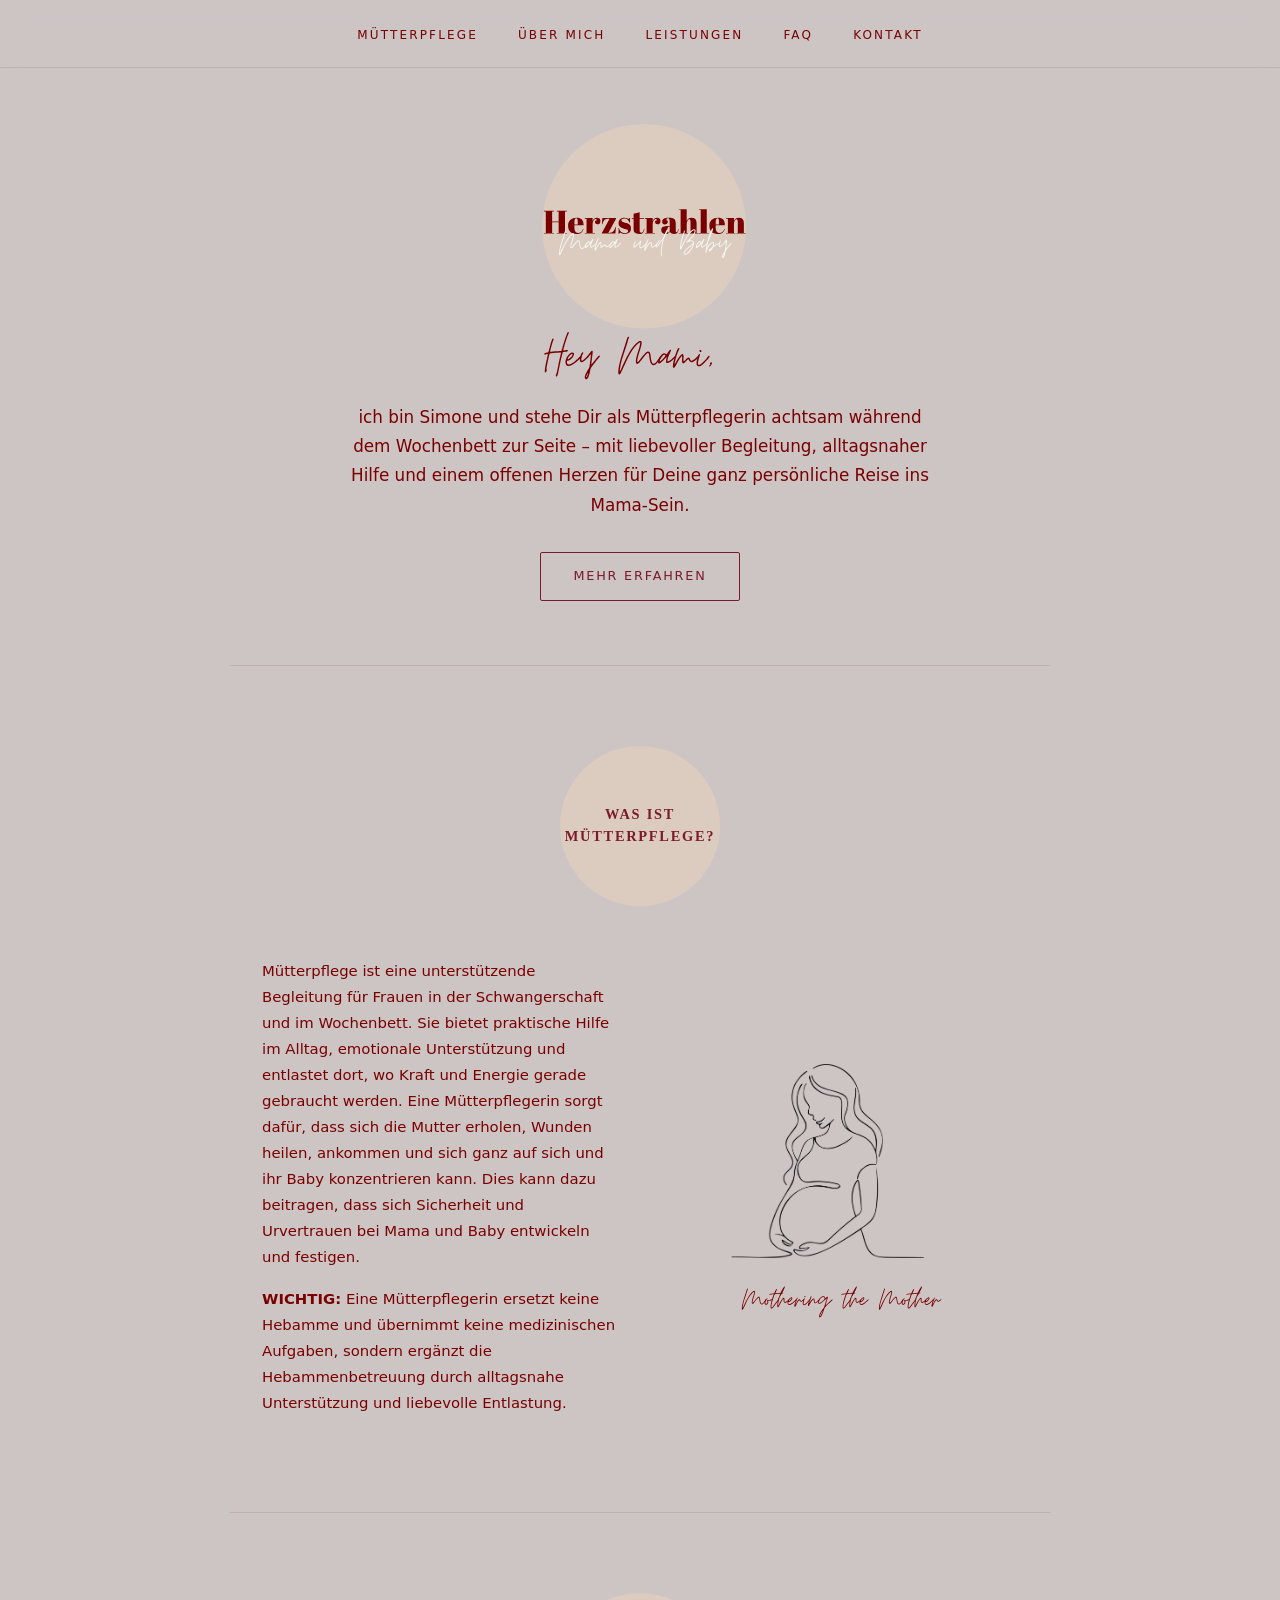
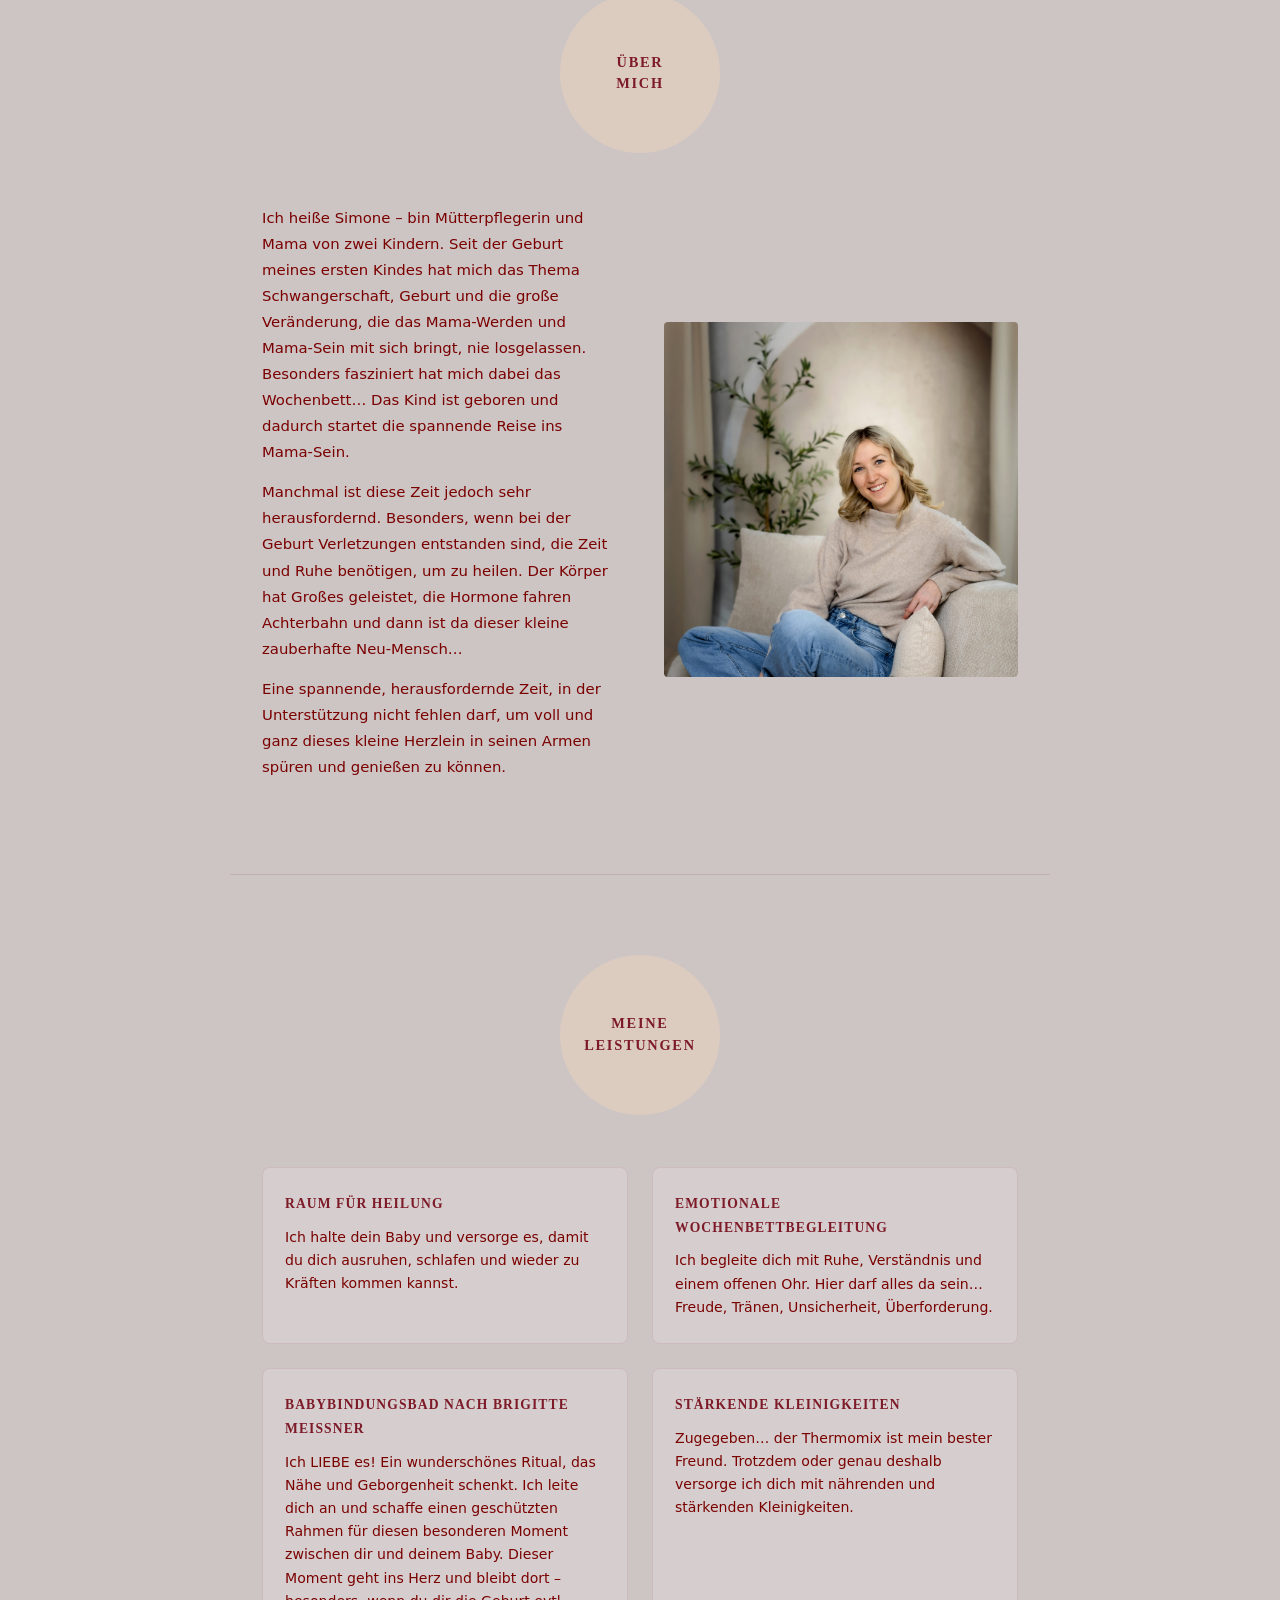
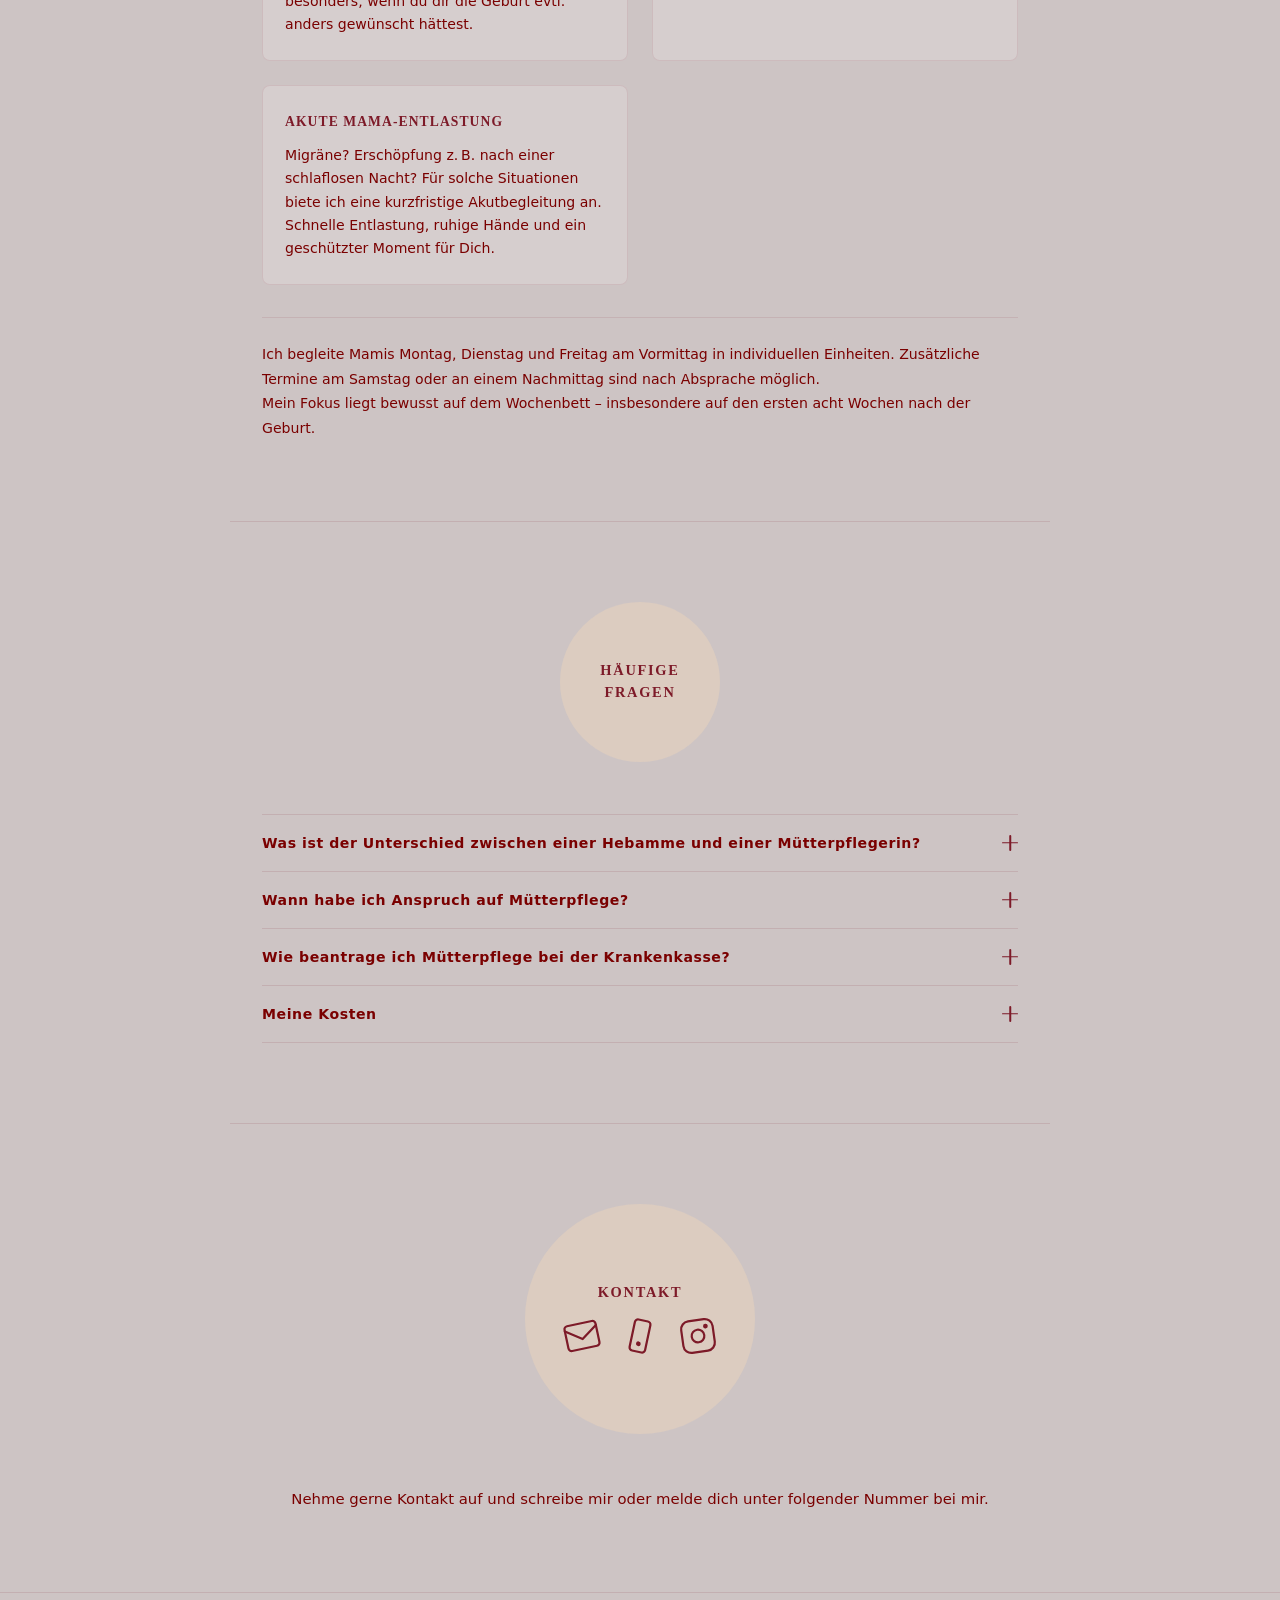
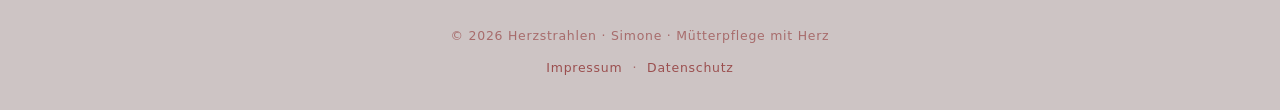
<file: index.html>
﻿<!DOCTYPE html>
<html lang="de">
<head>
  <meta charset="UTF-8" />
  <meta name="viewport" content="width=device-width, initial-scale=1.0" />
  <title>Herzstrahlen – Mütterpflege mit Herz</title>
  <meta name="description" content="Simone begleitet Dich als Mütterpflegerin liebevoll und achtsam durch das Wochenbett – alltagsnahe Hilfe für Deine Reise ins Mama-Sein." />

  <!-- Stylesheet (keine externen Schriftarten – DSGVO-konform) -->
  <link rel="stylesheet" href="css/style.css" />
</head>
<body>

  <!-- ── Sprunglink für Screenreader (WCAG 2.4.1) ── -->
  <a class="skip-link" href="#hauptinhalt">Zum Hauptinhalt springen</a>

  <!-- ── Navigation ── -->
  <nav id="navbar">
    <ul id="nav-menue">
      <li><a href="#muetterpflege">Mütterpflege</a></li>
      <li><a href="#ueber-mich">Über mich</a></li>
      <li><a href="#leistungen">Leistungen</a></li>
      <li><a href="#faq">FAQ</a></li>
      <li><a href="#kontakt">Kontakt</a></li>
    </ul>
    <button class="nav-toggle" id="nav-hamburger" aria-label="Menü öffnen">
      <span></span><span></span><span></span>
    </button>
  </nav>


  <!-- ── Startbereich / Hero ── -->
  <main id="hauptinhalt">
  <section id="start">
    <img class="hero-logo" src="images/HERZSTRAHLEN.svg" alt="Herzstrahlen" />
    <p>
      ich bin Simone und stehe Dir als Mütterpflegerin achtsam während dem Wochenbett zur Seite –
      mit liebevoller Begleitung, alltagsnaher Hilfe und einem offenen Herzen für Deine ganz
      persönliche Reise ins Mama-Sein.
    </p>
    <a class="cta-button" href="#muetterpflege">Mehr erfahren</a>
  </section>


  <!-- ── Was ist Mütterpflege? ── -->
  <section id="muetterpflege" class="sektion">
    <div class="titel-wrap">
      <div class="titel-kreis">
        <h2>Was ist<br />Mütterpflege?</h2>
      </div>
    </div>
    <div class="muetterpflege-layout">
      <div class="muetterpflege-text">
        <p>
          Mütterpflege ist eine unterstützende Begleitung für Frauen in der Schwangerschaft und
          im Wochenbett. Sie bietet praktische Hilfe im Alltag, emotionale Unterstützung und
          entlastet dort, wo Kraft und Energie gerade gebraucht werden.
          Eine Mütterpflegerin sorgt dafür, dass sich die Mutter erholen, Wunden heilen, ankommen
          und sich ganz auf sich und ihr Baby konzentrieren kann.
          Dies kann dazu beitragen, dass sich Sicherheit und Urvertrauen bei Mama und Baby entwickeln und festigen.
        </p>
        <p>
          <strong>WICHTIG:</strong> Eine Mütterpflegerin ersetzt keine Hebamme und übernimmt keine
          medizinischen Aufgaben, sondern ergänzt die Hebammenbetreuung durch alltagsnahe
          Unterstützung und liebevolle Entlastung.
        </p>
      </div>
      <div class="muetterpflege-bild">
        <img src="images/Frau_Schwanger.svg" alt="Illustration schwangere Frau" style="width: 100%; height: auto;" />
      </div>
    </div>
  </section>


  <!-- ── Über mich ── -->
  <section id="ueber-mich" class="sektion">
    <div class="titel-wrap">
      <div class="titel-kreis">
        <h2>Über<br />mich</h2>
      </div>
    </div>
    <div class="ueber-layout">
      <div class="ueber-text">
        <p>
          Ich heiße Simone – bin Mütterpflegerin und Mama von zwei Kindern. Seit der Geburt meines
          ersten Kindes hat mich das Thema Schwangerschaft, Geburt und die große Veränderung, die
          das Mama-Werden und Mama-Sein mit sich bringt, nie losgelassen. Besonders fasziniert hat
          mich dabei das Wochenbett… Das Kind ist geboren und dadurch startet die spannende Reise
          ins Mama-Sein.
        </p>
        <p>
          Manchmal ist diese Zeit jedoch sehr herausfordernd. Besonders, wenn bei der Geburt
          Verletzungen entstanden sind, die Zeit und Ruhe benötigen, um zu heilen. Der Körper hat
          Großes geleistet, die Hormone fahren Achterbahn und dann ist da dieser kleine zauberhafte
          Neu-Mensch…
        </p>
        <p>
          Eine spannende, herausfordernde Zeit, in der Unterstützung nicht fehlen darf, um voll und
          ganz dieses kleine Herzlein in seinen Armen spüren und genießen zu können.
        </p>
      </div>
      <div class="ueber-bild">
        <img src="images/mg1890 - Kopie.jpg" alt="Simone – Mütterpflegerin" />
      </div>
    </div>
  </section>


  <!-- ── Meine Leistungen ── -->
  <section id="leistungen" class="sektion">
    <div class="titel-wrap">
      <div class="titel-kreis">
        <h2>Meine<br />Leistungen</h2>
      </div>
    </div>
    <div class="leistungen-raster">
      <div class="leistung-karte">
        <h3>Raum für Heilung</h3>
        <p>Ich halte dein Baby und versorge es, damit du dich ausruhen, schlafen und wieder zu Kräften kommen kannst.</p>
      </div>
      <div class="leistung-karte">
        <h3>Emotionale Wochenbettbegleitung</h3>
        <p>Ich begleite dich mit Ruhe, Verständnis und einem offenen Ohr. Hier darf alles da sein… Freude, Tränen, Unsicherheit, Überforderung.</p>
      </div>
      <div class="leistung-karte">
        <h3>Babybindungsbad nach Brigitte Meißner</h3>
        <p>Ich LIEBE es! Ein wunderschönes Ritual, das Nähe und Geborgenheit schenkt. Ich leite dich an und schaffe einen geschützten Rahmen für diesen besonderen Moment zwischen dir und deinem Baby. Dieser Moment geht ins Herz und bleibt dort – besonders, wenn du dir die Geburt evtl. anders gewünscht hättest.</p>
      </div>
      <div class="leistung-karte">
        <h3>Stärkende Kleinigkeiten</h3>
        <p>Zugegeben… der Thermomix ist mein bester Freund. Trotzdem oder genau deshalb versorge ich dich mit nährenden und stärkenden Kleinigkeiten.</p>
      </div>
      <div class="leistung-karte">
        <h3>Akute Mama-Entlastung</h3>
        <p>Migräne? Erschöpfung z. B. nach einer schlaflosen Nacht? Für solche Situationen biete ich eine kurzfristige Akutbegleitung an. Schnelle Entlastung, ruhige Hände und ein geschützter Moment für Dich.</p>
      </div>
    </div>
    <p class="leistungen-info">
      Ich begleite Mamis Montag, Dienstag und Freitag am Vormittag in individuellen Einheiten.
      Zusätzliche Termine am Samstag oder an einem Nachmittag sind nach Absprache möglich. 
    <br />
      Mein Fokus liegt bewusst auf dem Wochenbett – insbesondere auf den ersten acht Wochen nach
      der Geburt.
    </p>
  </section>


  <!-- ── FAQ ── -->
  <section id="faq" class="sektion">
    <div class="titel-wrap">
      <div class="titel-kreis">
        <h2>Häufige<br />Fragen</h2>
      </div>
    </div>
    <div class="faq-liste">

      <div class="faq-eintrag">
        <button class="faq-frage" aria-expanded="false">
          Was ist der Unterschied zwischen einer Hebamme und einer Mütterpflegerin?
          <span class="faq-icon" aria-hidden="true"></span>
        </button>
        <div class="faq-antwort" hidden>
          <p>
            Die Hebamme ist medizinisch ausgebildet und übernimmt die klinische Nachsorge –
            sie prüft Wunden, kontrolliert den Wochenbettverlauf und unterstützt beim Stillen
            aus medizinischer Sicht.
          </p>
          <p>
            Ich ergänze das: Ich bin für den Alltag da – für die kleinen und großen Dinge,
            die neben der medizinischen Versorgung einfach anfallen. Wir arbeiten Hand in Hand.
          </p>
        </div>
      </div>

      <div class="faq-eintrag">
        <button class="faq-frage" aria-expanded="false">
          Wann habe ich Anspruch auf Mütterpflege?
          <span class="faq-icon" aria-hidden="true"></span>
        </button>
        <div class="faq-antwort" hidden>
          <p>Als Rechtsgrundlage dienen folgende Paragraphen:</p>
          <p>
            <strong>§ 24 h SGB V:</strong> „Die Versicherte erhält Haushaltshilfe, soweit ihr wegen
            Schwangerschaft oder Entbindung die Weiterführung des Haushalts nicht möglich ist
            und eine andere im Haushalt lebende Person den Haushalt nicht weiterführen kann.“
          </p>
          <p>
            <strong>§ 38 SGB V:</strong> „Darüber hinaus erhalten Versicherte (…) Haushaltshilfe,
            wenn ihnen die Weiterführung des Haushaltes wegen schwerer Krankheit oder wegen akuter
            Verschlimmerung einer Krankheit (…) nicht möglich ist.“
          </p>
          <p>
            Hierfür wird eine ärztliche Verschreibung benötigt, außerdem muss ein Kind unter
            12 Jahren im Haushalt leben. Die Zuzahlung beträgt hier maximal 5-10% der Kosten pro Kalendertag.
            

            Voraussetzung ist in beiden Fällen, dass keine andere im Haushalt
            lebende Person die Versorgung des Kindes und die Weiterführung des Haushalts übernehmen kann.
            Privat-Versicherten empfehle ich direkt Kontakt mit ihrer Versicherung aufzunehmen, ob meine Leistungen übernommen werden. 
            Auch wenn die Kosten von der Krankenkasse nicht übernommen werden, kannst du meine Begleitung selbstverständlich auch als Selbstzahlerin in Anspruch nehmen.
        
      
          </p>
        </div>
      </div>

      <div class="faq-eintrag">
        <button class="faq-frage" aria-expanded="false">
          Wie beantrage ich Mütterpflege bei der Krankenkasse?
          <span class="faq-icon" aria-hidden="true"></span>
        </button>
        <div class="faq-antwort" hidden>
          <p>
            Der erste Schritt ist ein Gespräch mit deiner Ärztin oder deinem Arzt. Sie stellen
            die nötige Verordnung aus. Danach wendest du dich mit dieser Verordnung an
            deine Krankenkasse, die den Antrag prüft.
          </p>
          <p>
            Den entsprechenden Antrag findest du meist auf der Website deiner Krankenkasse zum 
            Download oder du kannst ihn telefonisch anfordern.
          </p>
        </div>
      </div>

      <div class="faq-eintrag">
        <button class="faq-frage" aria-expanded="false">
          Meine Kosten
          <span class="faq-icon" aria-hidden="true"></span>
        </button>
        <div class="faq-antwort" hidden>
          <p>
            Meine Begleitungen werden auf Stundenbasis berechnet. Mein Stundensatz beträgt 40 Euro. 
            Für die An- und Abreise berechne ich 0,50 Euro pro Kilometer. 
            Die dafür benötigte Zeit wird als Arbeitszeit berechnet.
          </p>
        </div>
      </div>

    </div>
  </section>


  <!-- ── Kontakt ── -->
  <section id="kontakt" class="sektion">
    <div class="titel-wrap">
      <div class="titel-kreis kontakt-kreis">
        <h2>Kontakt</h2>
        <div class="kontakt-kreis-icons">
          <a href="mailto:info@herzstrahlen-simone.de" aria-label="E-Mail schreiben">
            <!-- Briefumschlag – leicht gekippt wie im Bild -->
            <svg xmlns="http://www.w3.org/2000/svg" width="38" height="38" viewBox="0 0 24 24" fill="none"
                 stroke="var(--rot)" stroke-width="1.4" stroke-linecap="round" stroke-linejoin="round"
                 style="transform: rotate(-12deg);">
              <rect x="2" y="4" width="20" height="16" rx="2"/>
              <path d="M2 7l10 7 10-7"/>
            </svg>
          </a>
          <a href="tel:+491717492022" aria-label="Anrufen">
            <!-- Smartphone – leicht gekippt wie im Bild -->
            <svg xmlns="http://www.w3.org/2000/svg" width="38" height="38" viewBox="0 0 24 24" fill="none"
                 stroke="var(--rot)" stroke-width="1.4" stroke-linecap="round" stroke-linejoin="round"
                 style="transform: rotate(12deg);">
              <rect x="7" y="2" width="10" height="20" rx="2"/>
              <circle cx="12" cy="17" r="0.8" fill="var(--rot)"/>
            </svg>
          </a>
          <a href="https://instagram.com/" target="_blank" aria-label="Instagram">
            <!-- Instagram -->
            <svg xmlns="http://www.w3.org/2000/svg" width="38" height="38" viewBox="0 0 24 24" fill="none"
                 stroke="var(--rot)" stroke-width="1.4" stroke-linecap="round" stroke-linejoin="round"
                 style="transform: rotate(-8deg);">
              <rect x="2" y="2" width="20" height="20" rx="5"/>
              <circle cx="12" cy="12" r="4"/>
              <circle cx="17.5" cy="6.5" r="0.8" fill="var(--rot)"/>
            </svg>
          </a>
        </div>
      </div>
    </div>
    <p>Nehme gerne Kontakt auf und schreibe mir oder melde dich unter folgender Nummer bei mir.</p>
  </section>


  </main>

  <!-- ── Fußzeile ── -->
  <footer>
    <p>© 2026 Herzstrahlen · Simone · Mütterpflege mit Herz</p>
    <div class="footer-nav">
      <a href="impressum.html">Impressum</a>
      <span aria-hidden="true">·</span>
      <a href="datenschutz.html">Datenschutz</a>
    </div>
  </footer>


  <!-- Skript -->
  <script src="js/main.js"></script>

</body>
</html>
</file>
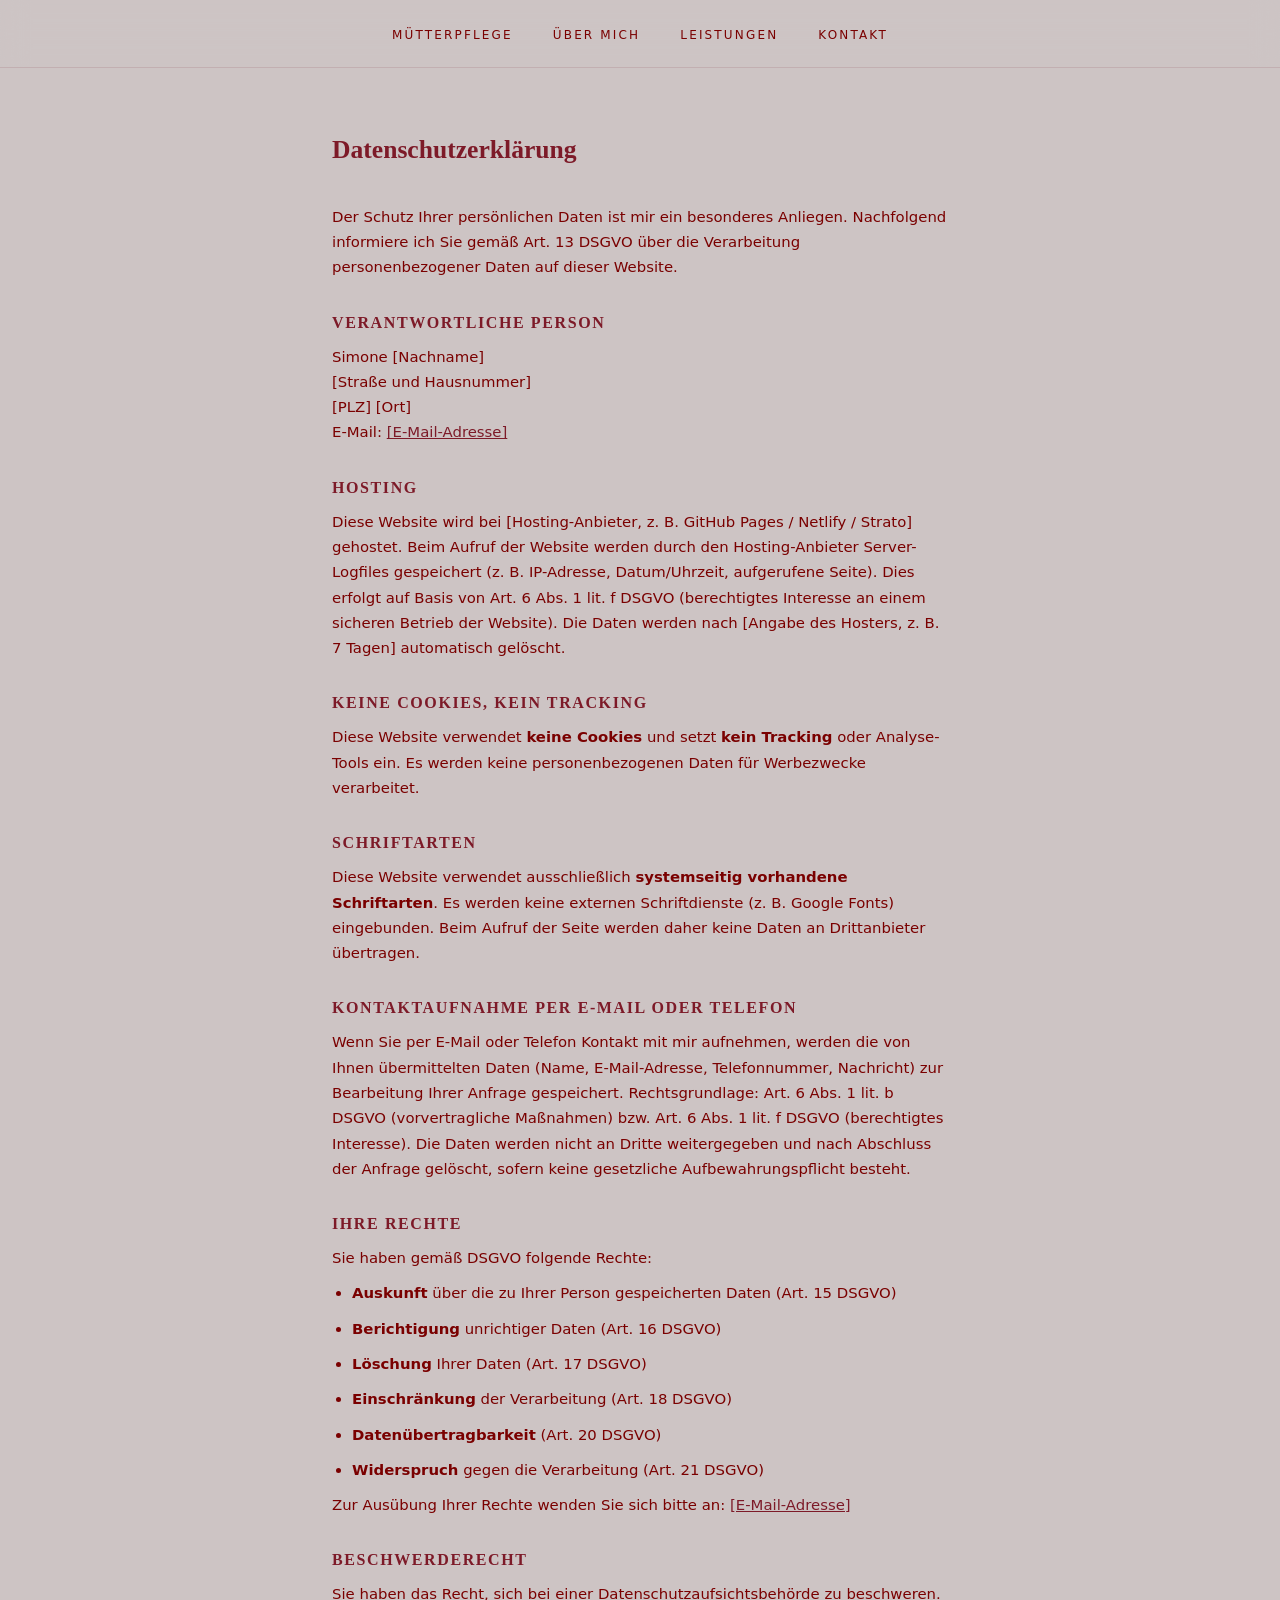
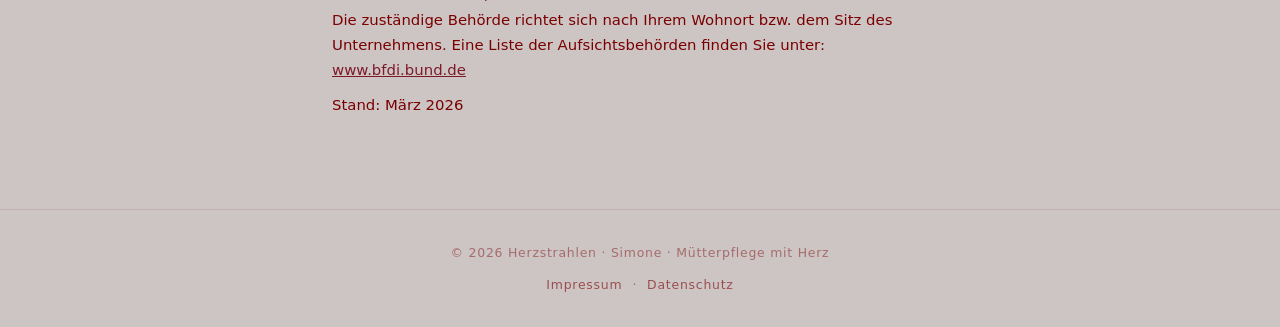
<file: datenschutz.html>
<!DOCTYPE html>
<html lang="de">
<head>
  <meta charset="UTF-8" />
  <meta name="viewport" content="width=device-width, initial-scale=1.0" />
  <title>Datenschutz – Herzstrahlen</title>
  <meta name="robots" content="noindex, nofollow" />

  <!-- Stylesheet (keine externen Schriftarten – DSGVO-konform) -->
  <link rel="stylesheet" href="css/style.css" />
  <style>
    .rechtsseite {
      max-width: 680px;
      margin: 0 auto;
      padding: calc(var(--nav-hoehe) + 60px) 32px 80px;
    }

    .rechtsseite h1 {
      font-family: Georgia, serif;
      font-size: 1.6rem;
      color: var(--rot);
      margin-bottom: 32px;
      font-weight: 700;
    }

    .rechtsseite h2 {
      font-family: Georgia, serif;
      font-size: 1rem;
      color: var(--rot);
      font-weight: 700;
      margin: 28px 0 8px;
      text-transform: uppercase;
      letter-spacing: 0.1em;
    }

    .rechtsseite p,
    .rechtsseite li {
      font-size: 0.93rem;
      margin-bottom: 10px;
      line-height: 1.7;
    }

    .rechtsseite ul {
      padding-left: 20px;
      margin-bottom: 10px;
    }

    .rechtsseite a {
      color: var(--rot);
    }

    @media (max-width: 700px) {
      .rechtsseite { padding-left: 20px; padding-right: 20px; }
    }
  </style>
</head>
<body>

  <!-- ── Sprunglink für Screenreader (WCAG 2.4.1) ── -->
  <a class="skip-link" href="#hauptinhalt">Zum Hauptinhalt springen</a>

  <!-- ── Navigation ── -->
  <nav id="navbar">
    <ul id="nav-menue">
      <li><a href="index.html#muetterpflege">Mütterpflege</a></li>
      <li><a href="index.html#ueber-mich">Über mich</a></li>
      <li><a href="index.html#leistungen">Leistungen</a></li>
      <li><a href="index.html#kontakt">Kontakt</a></li>
    </ul>
    <button class="nav-toggle" id="nav-hamburger" aria-label="Menü öffnen">
      <span></span><span></span><span></span>
    </button>
  </nav>

  <main id="hauptinhalt">
    <div class="rechtsseite">

      <h1>Datenschutzerklärung</h1>

      <p>
        Der Schutz Ihrer persönlichen Daten ist mir ein besonderes Anliegen. Nachfolgend informiere ich Sie
        gemäß Art. 13 DSGVO über die Verarbeitung personenbezogener Daten auf dieser Website.
      </p>

      <h2>Verantwortliche Person</h2>
      <p>
        Simone [Nachname]<br />
        [Straße und Hausnummer]<br />
        [PLZ] [Ort]<br />
        E-Mail: <a href="mailto:[E-Mail-Adresse]">[E-Mail-Adresse]</a>
      </p>

      <h2>Hosting</h2>
      <p>
        Diese Website wird bei [Hosting-Anbieter, z. B. GitHub Pages / Netlify / Strato] gehostet.
        Beim Aufruf der Website werden durch den Hosting-Anbieter Server-Logfiles gespeichert
        (z. B. IP-Adresse, Datum/Uhrzeit, aufgerufene Seite). Dies erfolgt auf Basis von
        Art. 6 Abs. 1 lit. f DSGVO (berechtigtes Interesse an einem sicheren Betrieb der Website).
        Die Daten werden nach [Angabe des Hosters, z. B. 7 Tagen] automatisch gelöscht.
      </p>

      <h2>Keine Cookies, kein Tracking</h2>
      <p>
        Diese Website verwendet <strong>keine Cookies</strong> und setzt <strong>kein Tracking</strong>
        oder Analyse-Tools ein. Es werden keine personenbezogenen Daten für Werbezwecke verarbeitet.
      </p>

      <h2>Schriftarten</h2>
      <p>
        Diese Website verwendet ausschließlich <strong>systemseitig vorhandene Schriftarten</strong>.
        Es werden keine externen Schriftdienste (z. B. Google Fonts) eingebunden.
        Beim Aufruf der Seite werden daher keine Daten an Drittanbieter übertragen.
      </p>

      <h2>Kontaktaufnahme per E-Mail oder Telefon</h2>
      <p>
        Wenn Sie per E-Mail oder Telefon Kontakt mit mir aufnehmen, werden die von Ihnen übermittelten Daten
        (Name, E-Mail-Adresse, Telefonnummer, Nachricht) zur Bearbeitung Ihrer Anfrage gespeichert.
        Rechtsgrundlage: Art. 6 Abs. 1 lit. b DSGVO (vorvertragliche Maßnahmen) bzw.
        Art. 6 Abs. 1 lit. f DSGVO (berechtigtes Interesse).
        Die Daten werden nicht an Dritte weitergegeben und nach Abschluss der Anfrage gelöscht,
        sofern keine gesetzliche Aufbewahrungspflicht besteht.
      </p>

      <h2>Ihre Rechte</h2>
      <p>Sie haben gemäß DSGVO folgende Rechte:</p>
      <ul>
        <li><strong>Auskunft</strong> über die zu Ihrer Person gespeicherten Daten (Art. 15 DSGVO)</li>
        <li><strong>Berichtigung</strong> unrichtiger Daten (Art. 16 DSGVO)</li>
        <li><strong>Löschung</strong> Ihrer Daten (Art. 17 DSGVO)</li>
        <li><strong>Einschränkung</strong> der Verarbeitung (Art. 18 DSGVO)</li>
        <li><strong>Datenübertragbarkeit</strong> (Art. 20 DSGVO)</li>
        <li><strong>Widerspruch</strong> gegen die Verarbeitung (Art. 21 DSGVO)</li>
      </ul>
      <p>
        Zur Ausübung Ihrer Rechte wenden Sie sich bitte an:
        <a href="mailto:[E-Mail-Adresse]">[E-Mail-Adresse]</a>
      </p>

      <h2>Beschwerderecht</h2>
      <p>
        Sie haben das Recht, sich bei einer Datenschutzaufsichtsbehörde zu beschweren.
        Die zuständige Behörde richtet sich nach Ihrem Wohnort bzw. dem Sitz des Unternehmens.
        Eine Liste der Aufsichtsbehörden finden Sie unter:
        <a href="https://www.bfdi.bund.de" target="_blank" rel="noopener noreferrer">www.bfdi.bund.de</a>
      </p>

      <p>Stand: März 2026</p>

    </div>
  </main>

  <!-- ── Fußzeile ── -->
  <footer>
    <p>© 2026 Herzstrahlen · Simone · Mütterpflege mit Herz</p>
    <div class="footer-nav">
      <a href="impressum.html">Impressum</a>
      <span aria-hidden="true">·</span>
      <a href="datenschutz.html">Datenschutz</a>
    </div>
  </footer>

  <!-- Skript -->
  <script src="js/main.js"></script>

</body>
</html>
</file>
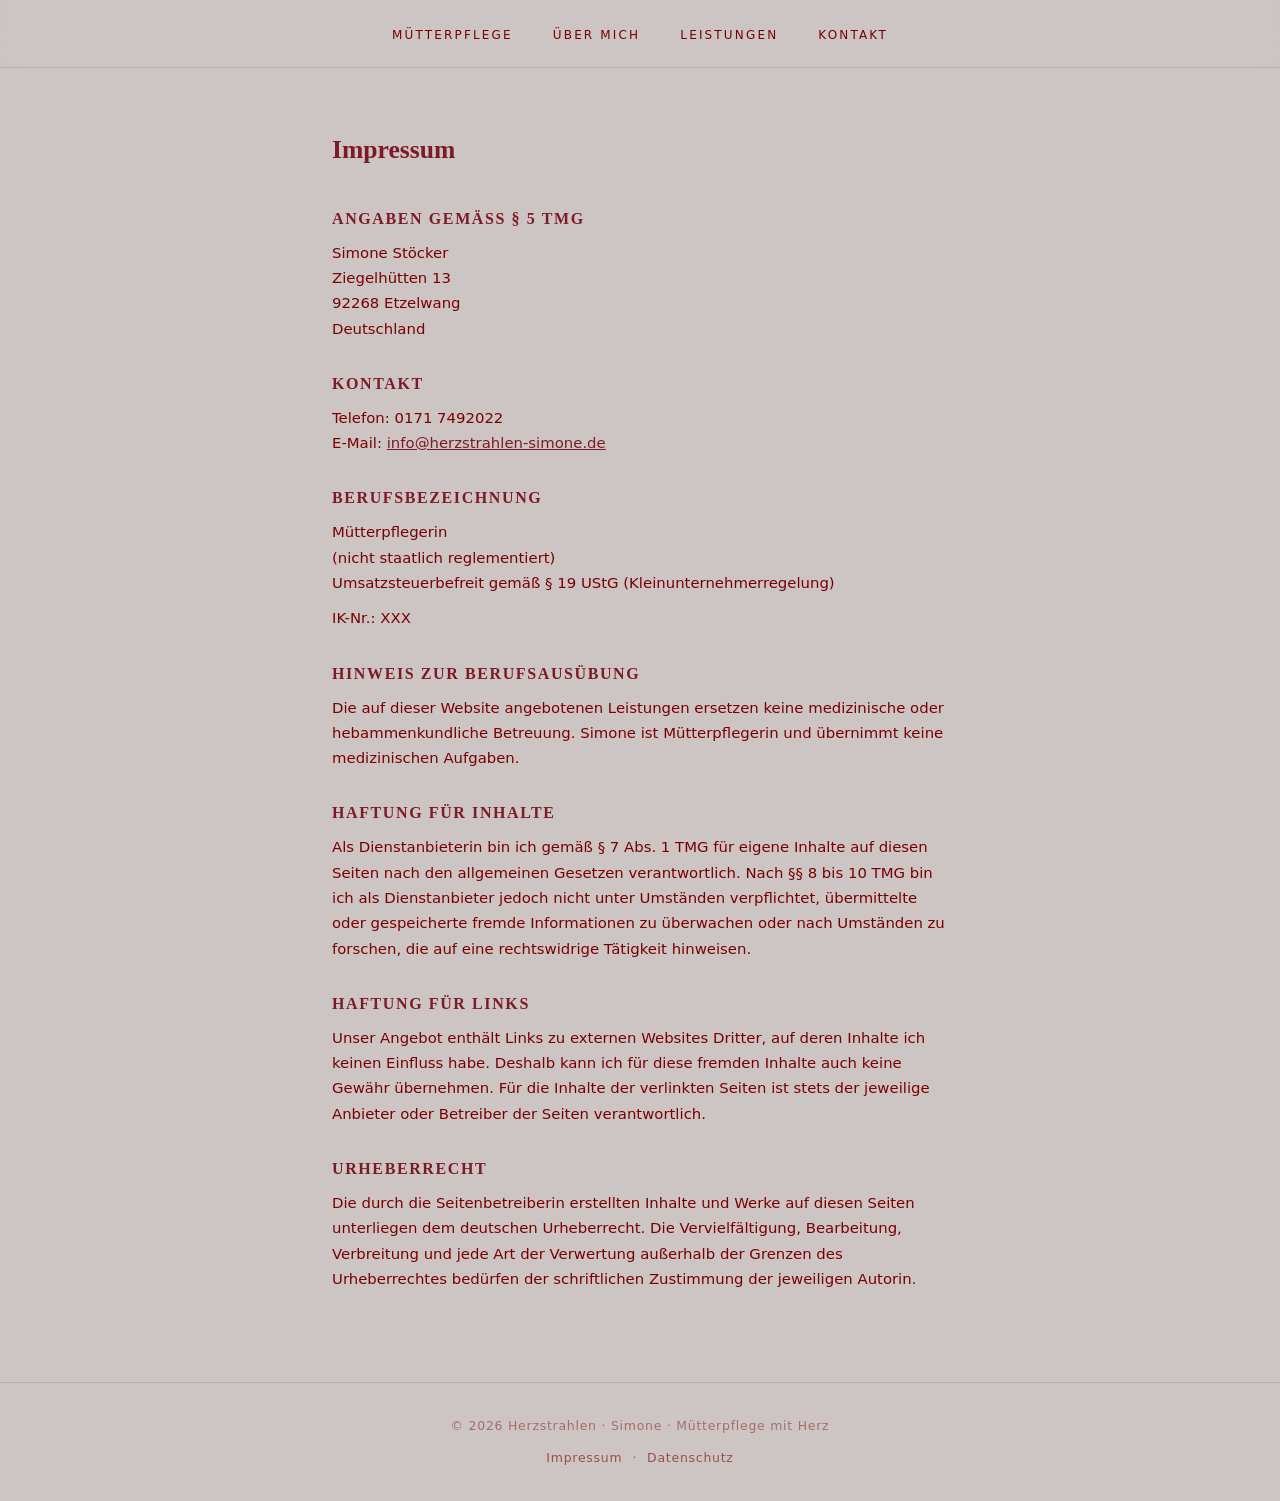
<file: impressum.html>
<!DOCTYPE html>
<html lang="de">
<head>
  <meta charset="UTF-8" />
  <meta name="viewport" content="width=device-width, initial-scale=1.0" />
  <title>Impressum – Herzstrahlen</title>
  <meta name="robots" content="noindex, nofollow" />

  <!-- Stylesheet (keine externen Schriftarten – DSGVO-konform) -->
  <link rel="stylesheet" href="css/style.css" />
  <style>
    .rechtsseite {
      max-width: 680px;
      margin: 0 auto;
      padding: calc(var(--nav-hoehe) + 60px) 32px 80px;
    }

    .rechtsseite h1 {
      font-family: Georgia, serif;
      font-size: 1.6rem;
      color: var(--rot);
      margin-bottom: 32px;
      font-weight: 700;
    }

    .rechtsseite h2 {
      font-family: Georgia, serif;
      font-size: 1rem;
      color: var(--rot);
      font-weight: 700;
      margin: 28px 0 8px;
      text-transform: uppercase;
      letter-spacing: 0.1em;
    }

    .rechtsseite p {
      font-size: 0.93rem;
      margin-bottom: 10px;
      line-height: 1.7;
    }

    .rechtsseite a {
      color: var(--rot);
    }

    @media (max-width: 700px) {
      .rechtsseite { padding-left: 20px; padding-right: 20px; }
    }
  </style>
</head>
<body>

  <!-- ── Sprunglink für Screenreader (WCAG 2.4.1) ── -->
  <a class="skip-link" href="#hauptinhalt">Zum Hauptinhalt springen</a>

  <!-- ── Navigation ── -->
  <nav id="navbar">
    <ul id="nav-menue">
      <li><a href="index.html#muetterpflege">Mütterpflege</a></li>
      <li><a href="index.html#ueber-mich">Über mich</a></li>
      <li><a href="index.html#leistungen">Leistungen</a></li>
      <li><a href="index.html#kontakt">Kontakt</a></li>
    </ul>
    <button class="nav-toggle" id="nav-hamburger" aria-label="Menü öffnen">
      <span></span><span></span><span></span>
    </button>
  </nav>

  <main id="hauptinhalt">
    <div class="rechtsseite">

      <h1>Impressum</h1>

      <h2>Angaben gemäß § 5 TMG</h2>
      <p>
        Simone Stöcker<br />
        Ziegelhütten 13<br />
        92268 Etzelwang<br />
        Deutschland
      </p>

      <h2>Kontakt</h2>
      <p>
        Telefon: 0171 7492022<br />
        E-Mail: <a href="mailto:info@herzstrahlen-simone.de">info@herzstrahlen-simone.de</a>
      </p>

      <h2>Berufsbezeichnung</h2>
      <p>
        Mütterpflegerin<br />
        (nicht staatlich reglementiert)<br />
        Umsatzsteuerbefreit gemäß § 19 UStG (Kleinunternehmerregelung)
      </p>

      <p>IK-Nr.: XXX</p>

      <h2>Hinweis zur Berufsausübung</h2>
      <p>
        Die auf dieser Website angebotenen Leistungen ersetzen keine medizinische oder hebammenkundliche
        Betreuung. Simone ist Mütterpflegerin und übernimmt keine medizinischen Aufgaben.
      </p>

      <h2>Haftung für Inhalte</h2>
      <p>
        Als Dienstanbieterin bin ich gemäß § 7 Abs. 1 TMG für eigene Inhalte auf diesen Seiten nach den
        allgemeinen Gesetzen verantwortlich. Nach §§ 8 bis 10 TMG bin ich als Dienstanbieter jedoch nicht
        unter Umständen verpflichtet, übermittelte oder gespeicherte fremde Informationen zu überwachen oder
        nach Umständen zu forschen, die auf eine rechtswidrige Tätigkeit hinweisen.
      </p>

      <h2>Haftung für Links</h2>
      <p>
        Unser Angebot enthält Links zu externen Websites Dritter, auf deren Inhalte ich keinen Einfluss habe.
        Deshalb kann ich für diese fremden Inhalte auch keine Gewähr übernehmen. Für die Inhalte der
        verlinkten Seiten ist stets der jeweilige Anbieter oder Betreiber der Seiten verantwortlich.
      </p>

      <h2>Urheberrecht</h2>
      <p>
        Die durch die Seitenbetreiberin erstellten Inhalte und Werke auf diesen Seiten unterliegen dem
        deutschen Urheberrecht. Die Vervielfältigung, Bearbeitung, Verbreitung und jede Art der Verwertung
        außerhalb der Grenzen des Urheberrechtes bedürfen der schriftlichen Zustimmung der jeweiligen
        Autorin.
      </p>

    </div>
  </main>

  <!-- ── Fußzeile ── -->
  <footer>
    <p>© 2026 Herzstrahlen · Simone · Mütterpflege mit Herz</p>
    <div class="footer-nav">
      <a href="impressum.html">Impressum</a>
      <span aria-hidden="true">·</span>
      <a href="datenschutz.html">Datenschutz</a>
    </div>
  </footer>

  <!-- Skript -->
  <script src="js/main.js"></script>

</body>
</html>
</file>
<file: css/style.css>
/* ============================================================
   Herzstrahlen – Hauptstylesheet
   Autorin: Simone | Mütterpflege mit Herz
   ============================================================ */


/* ── WCAG: Skip-Link (unsichtbar außer bei Fokus) ── */

.skip-link {
  position: absolute;
  top: -100px;
  left: 16px;
  padding: 8px 16px;
  background: var(--rot);
  color: #fff;
  font-size: 0.85rem;
  border-radius: 4px;
  text-decoration: none;
  z-index: 9999;
  transition: top .2s;
}

.skip-link:focus {
  top: 16px;
}

/* WCAG: Fokus-Stile für alle interaktiven Elemente */
a:focus-visible,
button:focus-visible {
  outline: 2px solid var(--rot);
  outline-offset: 3px;
  border-radius: 2px;
}


/* ── Grundeinstellungen ── */

*, *::before, *::after {
  box-sizing: border-box;
  margin: 0;
  padding: 0;
}

:root {
  --hintergrund: #cdc4c4;
  --rot:         #7d1a28;
  --schrift:     #7a0000;
  --kreis:       #dcccc0;
  --nav-hoehe:   68px;
}

html {
  scroll-behavior: smooth;
}

body {
  background-color: var(--hintergrund);
  color: var(--schrift);
  /* Systemschriften – kein externer Server, DSGVO-konform */
  font-family: system-ui, -apple-system, 'Segoe UI', Helvetica, Arial, sans-serif;
  font-weight: 300;
  line-height: 1.75;
}


/* ── Navigation ── */

nav {
  position: fixed;
  top: 0; left: 0; right: 0;
  height: var(--nav-hoehe);
  background: rgba(205, 196, 196, 0.75);
  backdrop-filter: blur(14px);
  -webkit-backdrop-filter: blur(14px);
  border-bottom: 1px solid rgba(125, 26, 40, .12);
  display: flex;
  align-items: center;
  justify-content: center;
  padding: 0 32px;
  z-index: 100;
  transition: background .35s, box-shadow .35s;
}

/* Scrolled-Zustand – etwas dunkler & mit Schatten */
nav.gescrollt {
  background: rgba(195, 185, 185, 0.92);
  box-shadow: 0 2px 20px rgba(122, 0, 0, .08);
}

nav ul {
  list-style: none;
  display: flex;
  gap: 40px;
  align-items: center;
}

nav ul li {
  position: relative;
}

nav ul li a {
  text-decoration: none;
  font-size: 0.75rem;
  font-weight: 400;
  letter-spacing: 0.18em;
  text-transform: uppercase;
  color: var(--schrift);
  padding: 4px 0;
  transition: color .25s;
}

/* Unterstrich-Animation beim Hover */
nav ul li a::after {
  content: '';
  position: absolute;
  bottom: -2px;
  left: 0;
  width: 0;
  height: 1px;
  background: var(--rot);
  transition: width .3s ease;
}

nav ul li a:hover { color: var(--rot); }
nav ul li a:hover::after { width: 100%; }

/* Aktiver Menüpunkt */
nav ul li a.aktiv {
  color: var(--rot);
}
nav ul li a.aktiv::after {
  width: 100%;
}

/* Hamburger-Button */
.nav-toggle {
  display: none;
  flex-direction: column;
  gap: 5px;
  cursor: pointer;
  background: none;
  border: none;
  padding: 4px;
}

.nav-toggle span {
  display: block;
  width: 24px;
  height: 2px;
  background: var(--rot);
  border-radius: 2px;
  transition: transform .3s, opacity .3s;
}

/* Mobiles Menü – geöffneter Zustand */
.nav-offen ul {
  display: flex;
  flex-direction: column;
  position: fixed;
  top: var(--nav-hoehe);
  left: 0; right: 0;
  background: var(--hintergrund);
  padding: 24px 32px 32px;
  border-bottom: 1px solid rgba(125, 26, 40, .15);
  gap: 20px;
}

.nav-offen .nav-toggle span:nth-child(1) { transform: translateY(7px) rotate(45deg); }
.nav-offen .nav-toggle span:nth-child(2) { opacity: 0; }
.nav-offen .nav-toggle span:nth-child(3) { transform: translateY(-7px) rotate(-45deg); }


/* ── Hero / Startbereich ── */

#start {
  padding-top: calc(var(--nav-hoehe) + 56px);
  padding-bottom: 64px;
  max-width: 760px;
  margin: 0 auto;
  padding-left: 32px;
  padding-right: 32px;
  text-align: center;
}

.hero-logo {
  display: block;
  margin: 0 auto 0px;
  width: 920px;
  max-width: 90%;
}

#start p {
  font-size: clamp(0.95rem, 2.5vw, 1.05rem);
  max-width: 580px;
  text-align: center;
  margin: 0 auto;
}

/* CTA-Button */
.cta-button {
  display: inline-block;
  margin-top: 32px;
  padding: 12px 32px;
  border: 1.5px solid var(--rot);
  color: var(--rot);
  text-decoration: none;
  font-size: 0.8rem;
  letter-spacing: 0.14em;
  text-transform: uppercase;
  transition: background .2s, color .2s;
  border-radius: 2px;
}

.cta-button:hover {
  background: var(--rot);
  color: #fff;
}


/* ── Sektionen (allgemein) ── */

.sektion {
  max-width: 820px;
  margin: 0 auto;
  padding: 80px 32px;
  border-top: 1px solid rgba(125, 26, 40, .12);
}

/* Kreis-Überschrift */
.titel-wrap {
  display: flex;
  justify-content: center;
  margin-bottom: 52px;
}

.titel-kreis {
  width: 160px;
  height: 160px;
  background-color: var(--kreis);
  border-radius: 50%;
  display: flex;
  align-items: center;
  justify-content: center;
  padding: 20px;
}

.titel-kreis h2 {
    font-family: Georgia, 'Times New Roman', serif;
  font-size: 0.9rem;
  font-weight: 700;
  letter-spacing: 0.12em;
  text-transform: uppercase;
  color: var(--rot);
  text-align: center;
  line-height: 1.5;
}


/* ── Mütterpflege-Bereich ── */

.muetterpflege-layout {
  display: grid;
  grid-template-columns: 1fr 1fr;
  gap: 48px;
  align-items: center;
}

.muetterpflege-text p {
  font-size: 0.93rem;
  margin-bottom: 16px;
}

.muetterpflege-bild {
  display: flex;
  flex-direction: column;
  align-items: center;
  gap: 12px;
}

.muetterpflege-bild img {
  width: 100% !important;
  height: auto !important;
}

.muetterpflege-bild .bildunterschrift {
  font-family: Georgia, 'Palatino Linotype', serif;
  font-style: italic;
  font-size: 1.1rem;
  color: var(--schrift);
  text-align: center;
}


/* ── Über-mich-Bereich ── */

.ueber-layout {
  display: grid;
  grid-template-columns: 1fr 1fr;
  gap: 48px;
  align-items: center;
}

.ueber-text p {
  font-size: 0.93rem;
  margin-bottom: 14px;
}

.ueber-bild img {
  width: 100%;
  height: auto;
  border-radius: 4px;
  display: block;
}


/* ── Leistungen ── */

.leistungen-raster {
  display: grid;
  grid-template-columns: 1fr 1fr;
  gap: 24px;
}

.leistung-karte {
  background: rgba(255, 255, 255, .18);
  border: 1px solid rgba(125, 26, 40, .1);
  border-radius: 8px;
  padding: 24px 22px;
}

.leistung-karte h3 {
  font-family: Georgia, 'Times New Roman', serif;
  font-size: 0.85rem;
  letter-spacing: 0.08em;
  text-transform: uppercase;
  color: var(--rot);
  margin-bottom: 10px;
}

.leistung-karte p {
  font-size: 0.88rem;
  line-height: 1.65;
}

.leistungen-info {
  margin-top: 32px;
  font-size: 0.88rem;
  line-height: 1.75;
  color: var(--schrift);
  border-top: 1px solid rgba(125, 26, 40, .1);
  padding-top: 24px;
}


/* ── Kontakt ── */

#kontakt {
  text-align: center;
}

.kontakt-kreis {
  width: 230px !important;
  height: 230px !important;
  flex-direction: column;
  gap: 14px;
}

.kontakt-kreis-icons {
  display: flex;
  gap: 20px;
  align-items: center;
  justify-content: center;
}

.kontakt-kreis-icons a {
  display: flex;
  transition: transform .25s;
}

.kontakt-kreis-icons a:hover {
  transform: scale(1.15);
}

#kontakt p {
  font-size: 0.93rem;
  margin-top: 20px;
}


/* ── FAQ ── */

.faq-liste {
  display: flex;
  flex-direction: column;
  gap: 0;
}

.faq-eintrag {
  border-bottom: 1px solid rgba(125, 26, 40, .12);
}

.faq-eintrag:first-child {
  border-top: 1px solid rgba(125, 26, 40, .12);
}

.faq-frage {
  width: 100%;
  background: none;
  border: none;
  padding: 20px 0;
  display: flex;
  justify-content: space-between;
  align-items: center;
  gap: 16px;
  cursor: pointer;
  font-family: inherit;
  font-size: 0.88rem;
  font-weight: 600;
  letter-spacing: 0.04em;
  color: var(--schrift);
  text-align: left;
  transition: color .2s;
}

.faq-frage:hover {
  color: var(--rot);
}

.faq-icon {
  flex-shrink: 0;
  width: 16px;
  height: 16px;
  position: relative;
}

.faq-icon::before,
.faq-icon::after {
  content: '';
  position: absolute;
  background: var(--rot);
  border-radius: 2px;
  transition: transform .3s ease, opacity .3s ease;
}

.faq-icon::before {
  width: 16px;
  height: 1.5px;
  top: 50%;
  left: 0;
  transform: translateY(-50%);
}

.faq-icon::after {
  width: 1.5px;
  height: 16px;
  left: 50%;
  top: 0;
  transform: translateX(-50%);
}

.faq-frage[aria-expanded="true"] .faq-icon::after {
  transform: translateX(-50%) rotate(90deg);
  opacity: 0;
}

.faq-antwort {
  padding-bottom: 20px;
}

.faq-antwort p {
  font-size: 0.88rem;
  line-height: 1.75;
  margin-bottom: 10px;
  color: var(--schrift);
}

.faq-antwort p:last-child {
  margin-bottom: 0;
}


/* ── Fußzeile ── */

footer {
  text-align: center;
  padding: 32px 20px;
  font-size: 0.78rem;
  letter-spacing: 0.06em;
  color: rgba(122, 0, 0, .45);
  border-top: 1px solid rgba(125, 26, 40, .12);
}

.footer-nav {
  margin-top: 10px;
  display: flex;
  justify-content: center;
  align-items: center;
  gap: 10px;
}

.footer-nav a {
  color: rgba(122, 0, 0, .6);
  text-decoration: none;
  font-size: 0.78rem;
  letter-spacing: 0.06em;
  transition: color .2s;
}

.footer-nav a:hover {
  color: var(--rot);
}


/* ── Responsive – Tablet & Smartphone ── */

@media (max-width: 700px) {
  /* Navigation: Hamburger anzeigen, Links verstecken */
  nav ul { display: none; }
  .nav-toggle { display: flex; }
  nav { padding: 0 20px; }

  /* Hero */
  #start { padding-left: 0; padding-right: 0; }
  .hero-logo {
    width: 100%;
    max-width: none;
    margin-left: 0;
  }

  /* Mütterpflege: einspaltig + Bild zentriert */
  .muetterpflege-layout { grid-template-columns: 1fr; }

  /* Über mich: einspaltig */
  .ueber-layout { grid-template-columns: 1fr; }
  .muetterpflege-bild {
    flex-direction: column;
    align-items: center;
    gap: 12px;
  }
  .muetterpflege-bild img { max-width: 90%; }

  /* Leistungen: einspaltig */
  .leistungen-raster { grid-template-columns: 1fr; }

  /* Sektionen */
  .sektion { padding: 60px 20px; }
}

@media (max-width: 440px) {
  .titel-kreis { width: 140px; height: 140px; }
}
</file>
